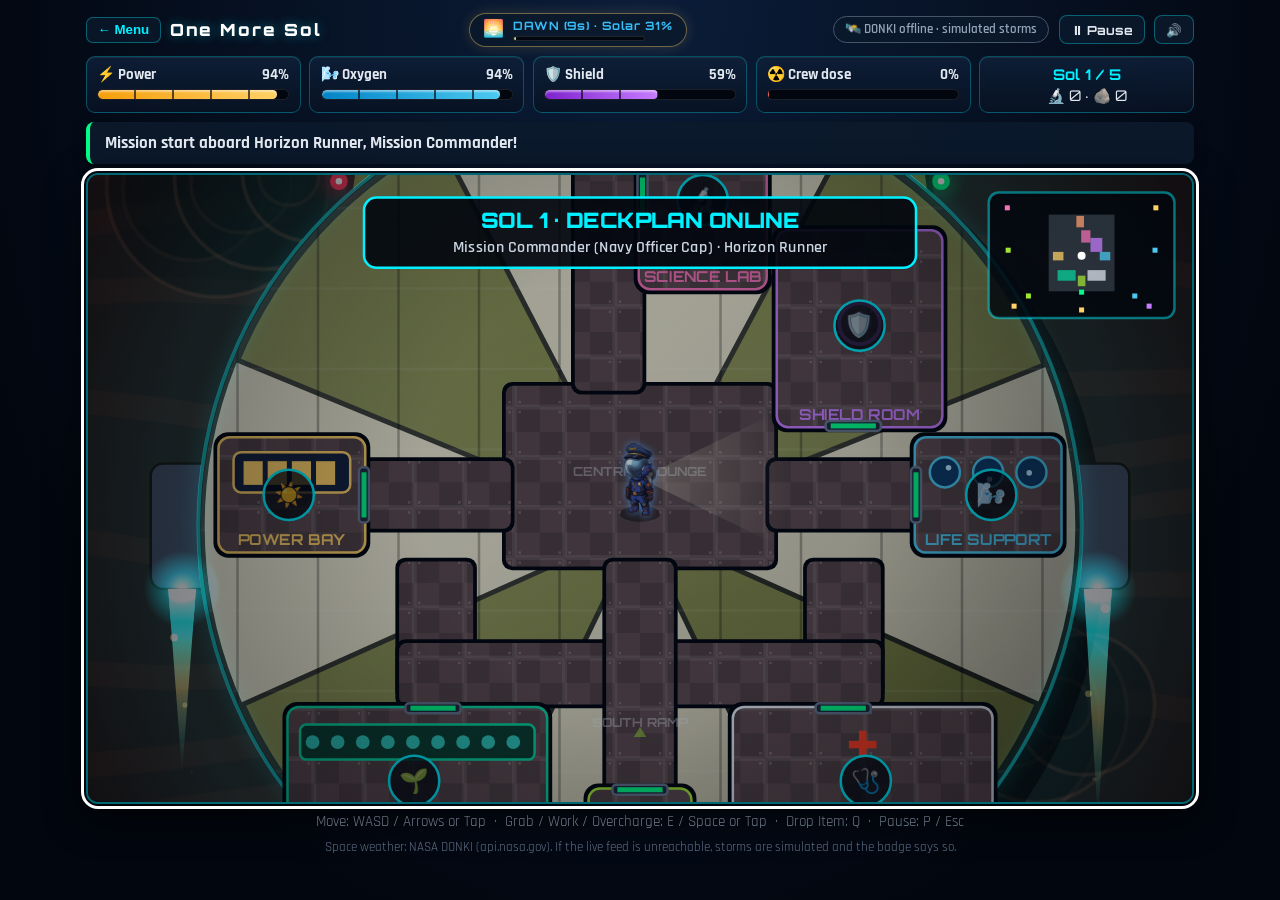
<file: dryrun.html>
<!DOCTYPE html>
<html lang="en">
<head>
<meta charset="UTF-8">
<meta name="viewport" content="width=device-width, initial-scale=1.0">
<title>Dry Run | One More Sol</title>
<link rel="preconnect" href="https://fonts.googleapis.com">
<link rel="preconnect" href="https://fonts.gstatic.com" crossorigin>
<link href="https://fonts.googleapis.com/css2?family=Orbitron:wght@600;700;900&family=Rajdhani:wght@500;600;700&display=swap" rel="stylesheet">
<link rel="stylesheet" href="dryrun.css">
</head>
<body>

<div id="game-screen">
  <div class="wrap">
    <header>
      <div class="h-left">
        <button type="button" id="back-to-menu" class="back">&larr; Menu</button>
        <b class="logo">One More Sol</b>
      </div>

      <!-- 120-Second (4-Sol) Day/Night Solar Cycle Pill with Live Countdown -->
      <div class="solar-pill" id="solar-pill" aria-live="polite">
        <span class="solar-orb" id="solar-orb">☀️</span>
        <div class="solar-meta">
          <span class="solar-lbl" id="solar-lbl">DAY (50s) · Solar 100%</span>
          <div class="solar-track"><i class="solar-fill" id="solar-fill"></i></div>
        </div>
      </div>

      <!-- Physical 1-Item Carry Status Pill (Click or Press Q to Drop) -->
      <button type="button" id="carry-pill" class="carry-pill" hidden title="Click or press Q to drop carried resource">
        <span id="carry-txt">🎒 Holding: Item [Q to drop]</span>
      </button>

      <div class="h-right">
        <span id="src" class="badge">Checking NASA DONKI&hellip;</span>
        <button type="button" id="game-pause" class="g-btn" aria-label="Pause simulation">⏸ Pause</button>
        <button type="button" id="game-mute" class="g-btn" aria-label="Mute sound">🔊</button>
      </div>
    </header>

    <section class="hud" aria-label="Outpost status">
      <div class="m" id="m-power"><label>⚡ Power <b></b></label><i><u></u></i></div>
      <div class="m" id="m-oxygen"><label>🌬️ Oxygen <b></b></label><i><u></u></i></div>
      <div class="m" id="m-shield"><label>🛡️ Shield <b></b></label><i><u></u></i></div>
      <div class="m" id="m-dose"><label>☢️ Crew dose <b></b></label><i><u></u></i></div>
      <div class="m sol"><label id="sol">Sol 1 / 5</label><span id="sci">🔬 0 · 🪨 0</span></div>
    </section>

    <div id="alert" class="alert" role="status">Walk to a glowing station and press E, or tap it.</div>

    <div class="stage">
      <canvas id="c" width="880" height="500" aria-label="Top-down deckplan of the outpost"></canvas>
      <div id="ov" class="ov" hidden>
        <div class="card">
          <h2 id="ot">Choose your mission</h2>
          <p id="op">Pick a site, crew role, and spacecraft deckplan.</p>
          <div id="synergy-badge" class="synergy-badge" hidden></div>
          <div id="commendations" class="commendations" hidden></div>
          <div id="debrief" class="debrief" hidden></div>
          <div id="setup-controls">
            <div class="row">
              <button type="button" class="chip on" data-site="mars">🔴 Mars · Jezero Crater</button>
              <button type="button" class="chip" data-site="moon">🌕 Moon · Shackleton Crater</button>
            </div>
            <div class="row" id="dry-ships"></div>
            <div id="dry-roles" class="roles"></div>
            <div id="rd" class="rd"></div>
          </div>
          <div class="row">
            <button type="button" id="resume-btn" class="btn alt" hidden>▶ Resume Mission</button>
            <button type="button" id="replay" class="btn alt" hidden>🔄 Replay Same Loadout</button>
            <button type="button" id="go" class="btn">🚀 Change Loadout</button>
          </div>
        </div>
      </div>
    </div>

    <p class="hint">Move: WASD / Arrows or Tap &nbsp;·&nbsp; Grab / Work / Overcharge: E / Space or Tap &nbsp;·&nbsp; Drop Item: Q &nbsp;·&nbsp; Pause: P / Esc</p>
    <footer>Space weather: NASA DONKI (api.nasa.gov). If the live feed is unreachable, storms are simulated and the badge says so.</footer>
  </div>
</div>

<script src="dryrun.js"></script>
</body>
</html>
</file>
<file: dryrun.css>
/* ===== DRY RUN: 2D OUTPOST & EVA SIMULATION ===== */
:root {
  --bg: #02060e;
  --cyan: #00f0ff;
  --amber: #ffd166;
  --red: #fc3d21;
  --green: #00ff88;
  --text: #e2e8f0;
}
*, *::before, *::after { box-sizing: border-box; margin: 0; padding: 0; }
body {
  background: radial-gradient(ellipse at top, #0b1d3a, #02060e 78%);
  color: var(--text);
  font-family: 'Rajdhani', sans-serif;
  font-size: 1.05rem;
  min-height: 100vh;
}
[hidden] { display: none !important; }
:focus-visible { outline: 3px solid #fff; outline-offset: 2px; }

.wrap {
  max-width: 1140px;
  margin: 0 auto;
  padding: 0.8rem 1rem;
}
header {
  display: flex;
  align-items: center;
  justify-content: space-between;
  gap: 0.65rem;
  flex-wrap: wrap;
  margin-bottom: 0.6rem;
}
.h-left, .h-right {
  display: flex;
  align-items: center;
  gap: 0.6rem;
  flex-wrap: wrap;
}
.logo {
  font-family: 'Orbitron', sans-serif;
  font-weight: 900;
  letter-spacing: 2px;
  color: #fff;
  text-shadow: 0 0 12px rgba(0, 240, 255, 0.4);
}
.back {
  color: var(--cyan);
  text-decoration: none;
  font-weight: 700;
  padding: 0.28rem 0.65rem;
  border-radius: 7px;
  border: 1px solid rgba(0, 240, 255, 0.35);
  background: rgba(11, 25, 44, 0.8);
  cursor: pointer;
}
.back:hover { background: rgba(0, 240, 255, 0.16); }

/* 120-Second (4-Sol) Day/Night Solar Cycle Pill with Live Countdown */
.solar-pill {
  display: flex;
  align-items: center;
  gap: 0.55rem;
  padding: 0.28rem 0.85rem;
  border-radius: 999px;
  background: rgba(11, 25, 44, 0.92);
  border: 1px solid rgba(255, 209, 102, 0.42);
  box-shadow: 0 0 14px rgba(255, 209, 102, 0.16);
}
.solar-orb { font-size: 1.05rem; line-height: 1; }
.solar-meta { display: flex; flex-direction: column; gap: 3px; }
.solar-lbl {
  font-family: 'Orbitron', sans-serif;
  font-size: 0.72rem;
  font-weight: 700;
  letter-spacing: 0.04em;
  color: var(--amber);
}
.solar-track {
  width: 132px;
  height: 5px;
  background: #02060e;
  border-radius: 4px;
  overflow: hidden;
  border: 1px solid rgba(255, 255, 255, 0.12);
}
.solar-fill {
  display: block;
  height: 100%;
  width: 25%;
  background: linear-gradient(90deg, #ffd166, #00f0ff);
  transition: width 0.2s linear;
}

/* 1-Item Physical Carry HUD Pill */
.carry-pill {
  display: inline-flex;
  align-items: center;
  gap: 0.5rem;
  padding: 0.28rem 0.8rem;
  border-radius: 999px;
  background: rgba(18, 42, 68, 0.95);
  border: 1px solid #a3e635;
  color: #ecfccb;
  font-family: 'Orbitron', sans-serif;
  font-size: 0.74rem;
  font-weight: 700;
  box-shadow: 0 0 14px rgba(163, 230, 53, 0.35);
  cursor: pointer;
}
.carry-pill:hover { background: rgba(163, 230, 53, 0.2); }

.badge {
  font-size: 0.82rem;
  font-weight: 600;
  padding: 4px 11px;
  border-radius: 999px;
  border: 1px solid #475569;
  background: rgba(11, 25, 44, 0.85);
  color: #94a3b8;
}
.badge.live { border-color: var(--green); color: var(--green); }
.g-btn {
  font-family: 'Orbitron', sans-serif;
  font-size: 0.78rem;
  font-weight: 700;
  background: rgba(11, 25, 44, 0.9);
  border: 1px solid rgba(0, 240, 255, 0.35);
  border-radius: 8px;
  padding: 0.34rem 0.68rem;
  cursor: pointer;
  color: #e2e8f0;
}
.g-btn:hover { border-color: var(--cyan); color: var(--cyan); }

/* 5-Column Segmented HUD */
.hud {
  display: grid;
  grid-template-columns: repeat(5, 1fr);
  gap: 0.55rem;
  margin-bottom: 0.55rem;
}
.m {
  background: linear-gradient(180deg, rgba(14, 31, 56, 0.92), rgba(8, 18, 34, 0.92));
  border: 1px solid rgba(0, 240, 255, 0.28);
  border-radius: 9px;
  padding: 0.45rem 0.65rem;
  box-shadow: inset 0 1px 0 rgba(255, 255, 255, 0.07);
}
.m label {
  display: flex;
  justify-content: space-between;
  font-size: 0.92rem;
  font-weight: 700;
  margin-bottom: 5px;
}
.m i {
  position: relative;
  display: block;
  height: 11px;
  background: #02060e;
  border-radius: 6px;
  overflow: hidden;
  border: 1px solid rgba(255, 255, 255, 0.1);
}
.m i::after {
  content: '';
  position: absolute;
  inset: 0;
  pointer-events: none;
  background: repeating-linear-gradient(90deg, transparent 0%, transparent 19%, rgba(2, 6, 14, 0.65) 19%, rgba(2, 6, 14, 0.65) 20%);
}
.m u {
  display: block;
  height: 100%;
  width: 0;
  border-radius: 5px;
  background: linear-gradient(90deg, #00b8d4, #00f0ff);
  box-shadow: inset 0 2px 2px rgba(255, 255, 255, 0.45);
  transition: width 0.2s ease;
}
#m-power u { background: linear-gradient(90deg, #f59e0b, #ffd166); }
#m-oxygen u { background: linear-gradient(90deg, #0284c7, #4cc9f0); }
#m-shield u { background: linear-gradient(90deg, #7e22ce, #c77dff); }
#m-dose u { background: linear-gradient(90deg, #dc2626, #fc3d21); }
.m.low { border-color: var(--red); animation: hudPulse 0.72s infinite alternate; }
.sol {
  display: flex;
  flex-direction: column;
  justify-content: center;
  text-align: center;
  font-family: 'Orbitron', sans-serif;
}
.sol label { display: block; color: var(--cyan); margin: 0; font-size: 0.92rem; }
.sol span { font-size: 0.92rem; color: #e2e8f0; margin-top: 2px; }
@keyframes hudPulse { to { box-shadow: 0 0 15px rgba(252, 61, 33, 0.85); } }

.alert {
  min-height: 2.65rem;
  display: flex;
  align-items: center;
  padding: 0.5rem 0.95rem;
  margin-bottom: 0.55rem;
  background: rgba(11, 25, 44, 0.92);
  border-left: 4px solid var(--cyan);
  border-radius: 8px;
  font-weight: 700;
  box-shadow: 0 4px 14px rgba(0, 0, 0, 0.35);
}
.alert.bad { border-color: var(--red); background: rgba(252, 61, 33, 0.2); color: #ffd6d0; }
.alert.warn { border-color: var(--amber); background: rgba(255, 209, 102, 0.16); color: #fff3cc; }
.alert.ok { border-color: var(--green); }

.stage { position: relative; }
canvas#c {
  display: block;
  width: 100%;
  height: auto;
  border: 2px solid rgba(0, 240, 255, 0.42);
  border-radius: 12px;
  background: #02060e;
  box-shadow: 0 12px 38px rgba(0, 0, 0, 0.7);
  touch-action: none;
  cursor: pointer;
}

/* Modal Overlay (Pause, Quick Setup & End-of-Mission Report Card) */
.ov {
  position: absolute;
  inset: 0;
  display: flex;
  align-items: center;
  justify-content: center;
  background: rgba(2, 6, 14, 0.9);
  backdrop-filter: blur(8px);
  border-radius: 12px;
  padding: 1rem;
  overflow: auto;
}
.card { max-width: 780px; width: 100%; text-align: center; }
.card h2 { font-family: 'Orbitron', sans-serif; font-size: 1.7rem; margin-bottom: 0.4rem; color: #fff; }
.card p { color: #cbd5e1; line-height: 1.42; margin-bottom: 0.75rem; }
.synergy-badge {
  display: inline-block;
  padding: 0.32rem 0.95rem;
  border-radius: 999px;
  background: rgba(0, 240, 255, 0.14);
  border: 1px solid var(--cyan);
  color: var(--cyan);
  font: 700 0.82rem 'Orbitron', sans-serif;
  margin-bottom: 0.7rem;
}
.commendations {
  display: flex;
  gap: 0.45rem;
  flex-wrap: wrap;
  justify-content: center;
  margin-bottom: 0.7rem;
}
.commendations span {
  padding: 0.25rem 0.75rem;
  border-radius: 999px;
  font-size: 0.82rem;
  font-weight: 700;
  background: rgba(0, 255, 136, 0.14);
  border: 1px solid var(--green);
  color: var(--green);
}
.row { display: flex; gap: 0.5rem; justify-content: center; flex-wrap: wrap; margin-bottom: 0.5rem; }
.btn {
  font-family: 'Orbitron', sans-serif;
  font-weight: 700;
  font-size: 0.85rem;
  padding: 0.82rem 1.25rem;
  border: 0;
  border-radius: 8px;
  background: linear-gradient(135deg, #fc3d21, #d9260d);
  color: #fff;
  cursor: pointer;
  box-shadow: 0 0 16px rgba(252, 61, 33, 0.4);
}
.btn.alt { background: linear-gradient(135deg, #00f0ff, #00b8d4); color: #02060e; box-shadow: 0 0 16px rgba(0, 240, 255, 0.35); }
.btn:hover { transform: scale(1.03); }

.chip {
  font-family: 'Orbitron', sans-serif;
  font-weight: 700;
  font-size: 0.74rem;
  padding: 0.48rem 0.82rem;
  border-radius: 999px;
  border: 1px solid #475569;
  background: rgba(11, 25, 44, 0.75);
  color: #cbd5e1;
  cursor: pointer;
}
.chip.on { border-color: var(--cyan); color: #02060e; background: var(--cyan); }
.roles { display: grid; grid-template-columns: repeat(auto-fit, minmax(130px, 1fr)); gap: 0.45rem; margin: 0.6rem 0 0.45rem; }
.role {
  display: flex;
  flex-direction: column;
  align-items: center;
  gap: 2px;
  padding: 0.5rem 0.4rem;
  font-family: inherit;
  font-size: 0.9rem;
  color: #e2e8f0;
  background: rgba(11, 25, 44, 0.9);
  border: 1px solid rgba(0, 240, 255, 0.25);
  border-radius: 8px;
  cursor: pointer;
}
.role span { font-size: 1.35rem; }
.role.on { border-color: var(--cyan); background: rgba(11, 61, 145, 0.55); box-shadow: 0 0 12px rgba(0, 240, 255, 0.35); }
.rd { min-height: 3rem; text-align: left; color: #cbd5e1; line-height: 1.38; margin-bottom: 0.75rem; font-size: 0.96rem; }

.debrief {
  display: grid;
  grid-template-columns: repeat(auto-fit, minmax(112px, 1fr));
  gap: 0.5rem;
  margin: 0.6rem 0 0.95rem;
  text-align: center;
}
.debrief div {
  background: rgba(11, 25, 44, 0.94);
  border: 1px solid rgba(0, 240, 255, 0.32);
  border-radius: 9px;
  padding: 0.55rem 0.4rem;
}
.debrief b { display: block; font-family: 'Orbitron', sans-serif; font-size: 1.12rem; color: var(--cyan); }
.debrief span { font-size: 0.82rem; color: #94a3b8; }

.hint { margin-top: 0.55rem; color: #94a3b8; text-align: center; font-size: 0.95rem; }
footer { margin-top: 0.45rem; text-align: center; font-size: 0.8rem; color: #64748b; }

@media (max-width: 720px) {
  .hud { grid-template-columns: repeat(2, 1fr); }
  .sol { grid-column: span 2; }
}
@media (prefers-reduced-motion: reduce) {
  .m.low { animation: none; }
  .btn:hover { transform: none; }
}
</file>
